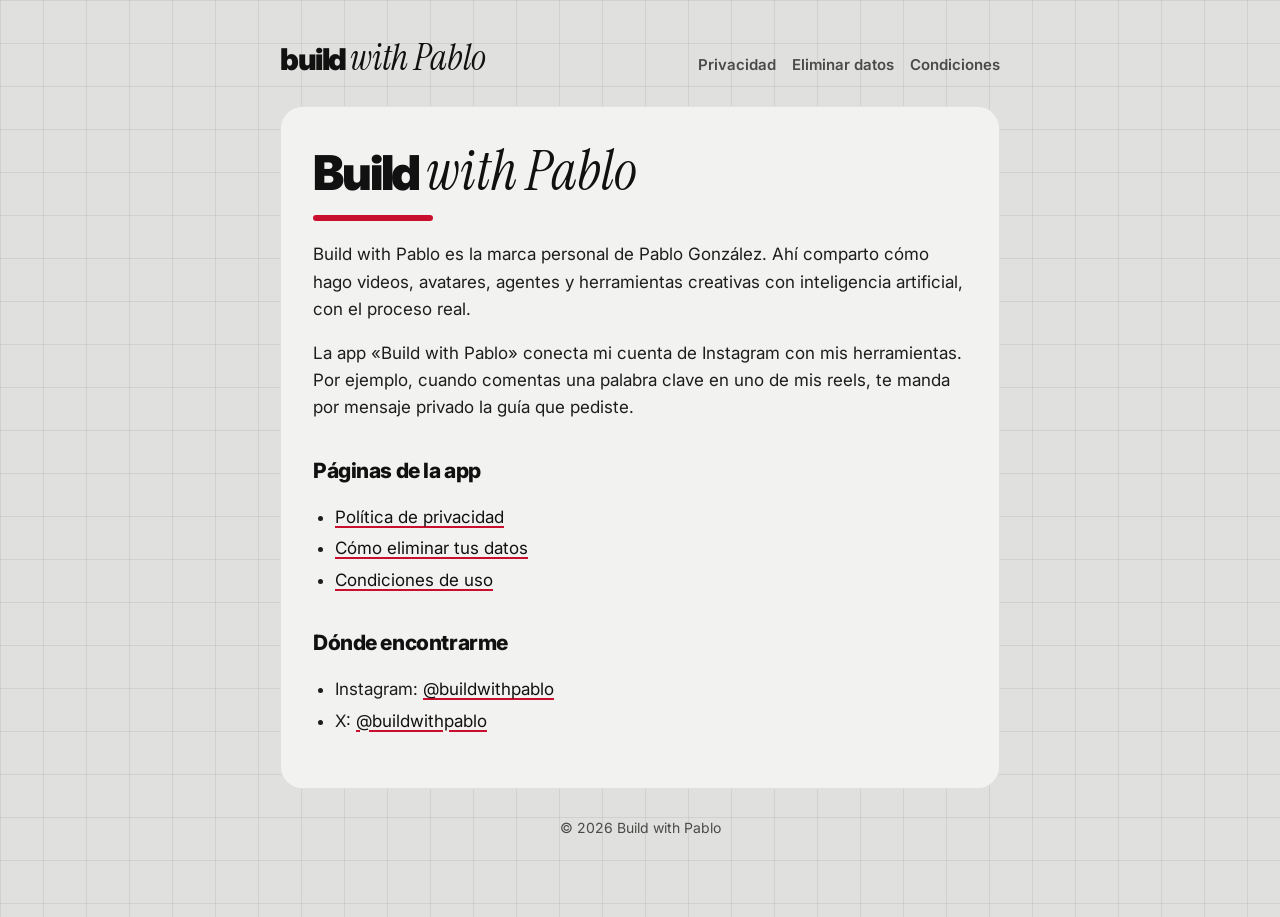
<file: index.html>
<!doctype html>
<html lang="es">
<head>
<meta charset="utf-8">
<meta name="viewport" content="width=device-width,initial-scale=1">
<title>Build with Pablo</title>
<meta name="description" content="Build with Pablo, la marca personal de Pablo González. Páginas de la app Build with Pablo.">
<link rel="icon" href="assets/icono-64.png">
<link rel="stylesheet" href="assets/estilo.css">
</head>
<body>
<div class="pagina">
<header class="cabecera">
<a class="marca" href="./">build <em>with Pablo</em></a>
<nav><a href="privacidad/">Privacidad</a><a href="eliminar-datos/">Eliminar datos</a><a href="terminos/">Condiciones</a></nav>
</header>
<main class="tarjeta">
<h1>Build <em>with Pablo</em></h1>
<div class="raya"></div>
<p>Build with Pablo es la marca personal de Pablo González. Ahí comparto cómo hago videos, avatares, agentes y herramientas creativas con inteligencia artificial, con el proceso real.</p>
<p>La app «Build with Pablo» conecta mi cuenta de Instagram con mis herramientas. Por ejemplo, cuando comentas una palabra clave en uno de mis reels, te manda por mensaje privado la guía que pediste.</p>
<h2>Páginas de la app</h2>
<ul>
<li><a href="privacidad/">Política de privacidad</a></li>
<li><a href="eliminar-datos/">Cómo eliminar tus datos</a></li>
<li><a href="terminos/">Condiciones de uso</a></li>
</ul>
<h2>Dónde encontrarme</h2>
<ul>
<li>Instagram: <a href="https://www.instagram.com/buildwithpablo/">@buildwithpablo</a></li>
<li>X: <a href="https://x.com/buildwithpablo">@buildwithpablo</a></li>
</ul>
</main>
<p class="pie">© 2026 Build with Pablo</p>
</div>
</body>
</html>
</file>
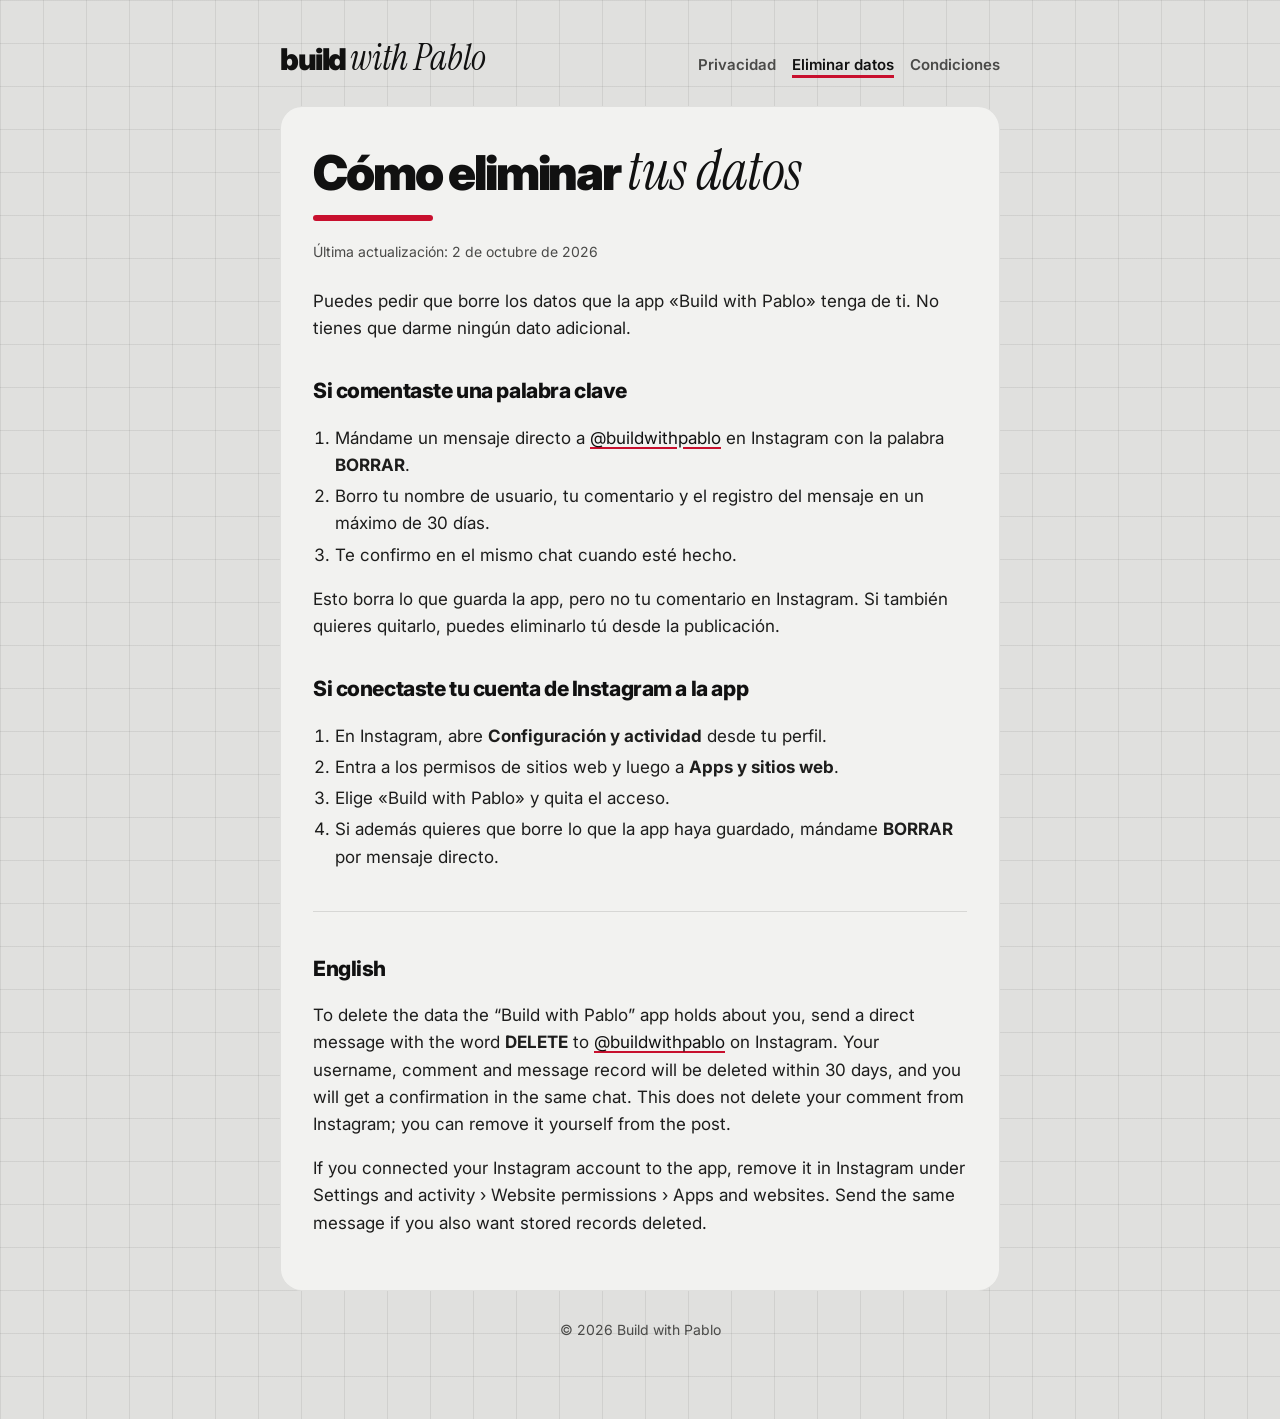
<file: eliminar-datos/index.html>
<!doctype html>
<html lang="es">
<head>
<meta charset="utf-8">
<meta name="viewport" content="width=device-width,initial-scale=1">
<title>Cómo eliminar tus datos · Build with Pablo</title>
<meta name="description" content="Cómo pedir que la app Build with Pablo borre tus datos.">
<link rel="icon" href="../assets/icono-64.png">
<link rel="stylesheet" href="../assets/estilo.css">
</head>
<body>
<div class="pagina">
<header class="cabecera">
<a class="marca" href="../">build <em>with Pablo</em></a>
<nav><a href="../privacidad/">Privacidad</a><a href="../eliminar-datos/" aria-current="page">Eliminar datos</a><a href="../terminos/">Condiciones</a></nav>
</header>
<main class="tarjeta">
<h1>Cómo eliminar <em>tus datos</em></h1>
<div class="raya"></div>
<p class="fecha">Última actualización: 2 de octubre de 2026</p>
<p>Puedes pedir que borre los datos que la app «Build with Pablo» tenga de ti. No tienes que darme ningún dato adicional.</p>

<h2>Si comentaste una palabra clave</h2>
<ol>
<li>Mándame un mensaje directo a <a href="https://www.instagram.com/buildwithpablo/">@buildwithpablo</a> en Instagram con la palabra <strong>BORRAR</strong>.</li>
<li>Borro tu nombre de usuario, tu comentario y el registro del mensaje en un máximo de 30 días.</li>
<li>Te confirmo en el mismo chat cuando esté hecho.</li>
</ol>
<p>Esto borra lo que guarda la app, pero no tu comentario en Instagram. Si también quieres quitarlo, puedes eliminarlo tú desde la publicación.</p>

<h2>Si conectaste tu cuenta de Instagram a la app</h2>
<ol>
<li>En Instagram, abre <strong>Configuración y actividad</strong> desde tu perfil.</li>
<li>Entra a los permisos de sitios web y luego a <strong>Apps y sitios web</strong>.</li>
<li>Elige «Build with Pablo» y quita el acceso.</li>
<li>Si además quieres que borre lo que la app haya guardado, mándame <strong>BORRAR</strong> por mensaje directo.</li>
</ol>

<section class="ingles" lang="en">
<h2>English</h2>
<p>To delete the data the “Build with Pablo” app holds about you, send a direct message with the word <strong>DELETE</strong> to <a href="https://www.instagram.com/buildwithpablo/">@buildwithpablo</a> on Instagram. Your username, comment and message record will be deleted within 30 days, and you will get a confirmation in the same chat. This does not delete your comment from Instagram; you can remove it yourself from the post.</p>
<p>If you connected your Instagram account to the app, remove it in Instagram under Settings and activity › Website permissions › Apps and websites. Send the same message if you also want stored records deleted.</p>
</section>
</main>
<p class="pie">© 2026 Build with Pablo</p>
</div>
</body>
</html>
</file>
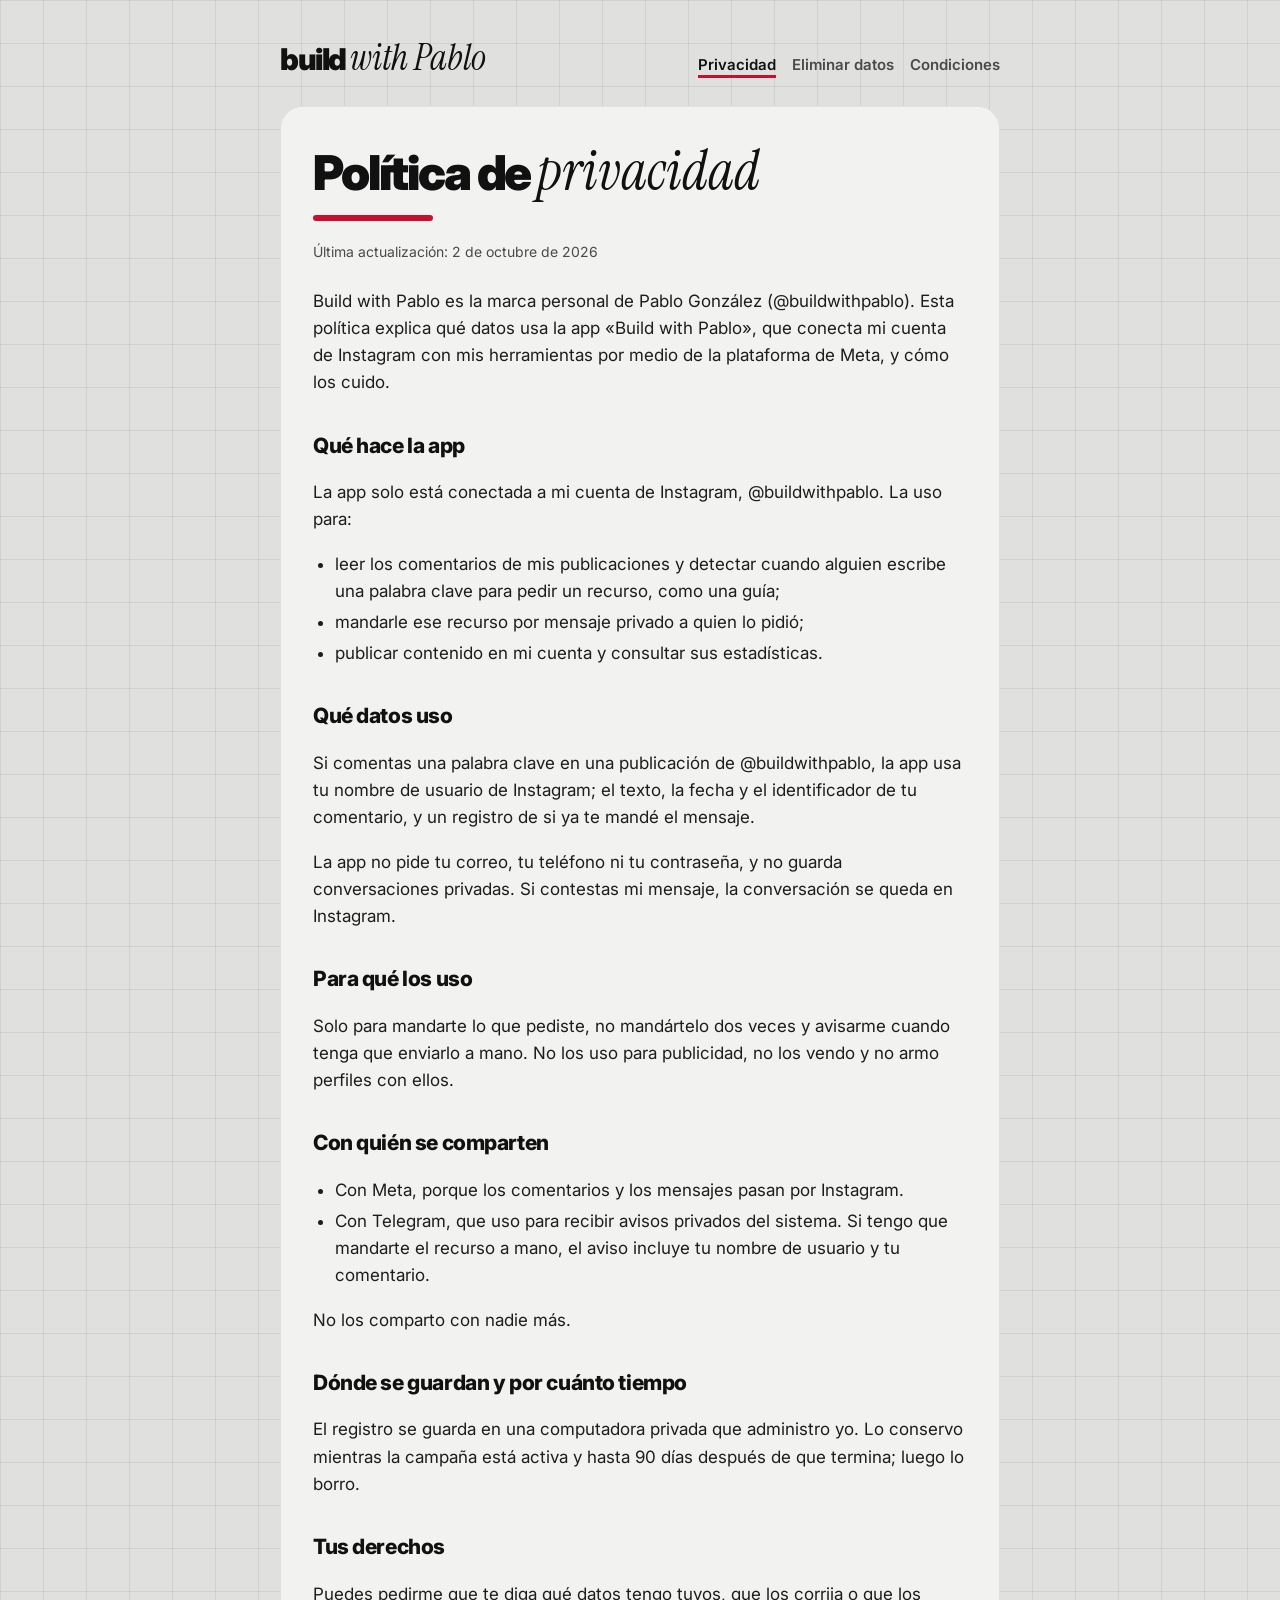
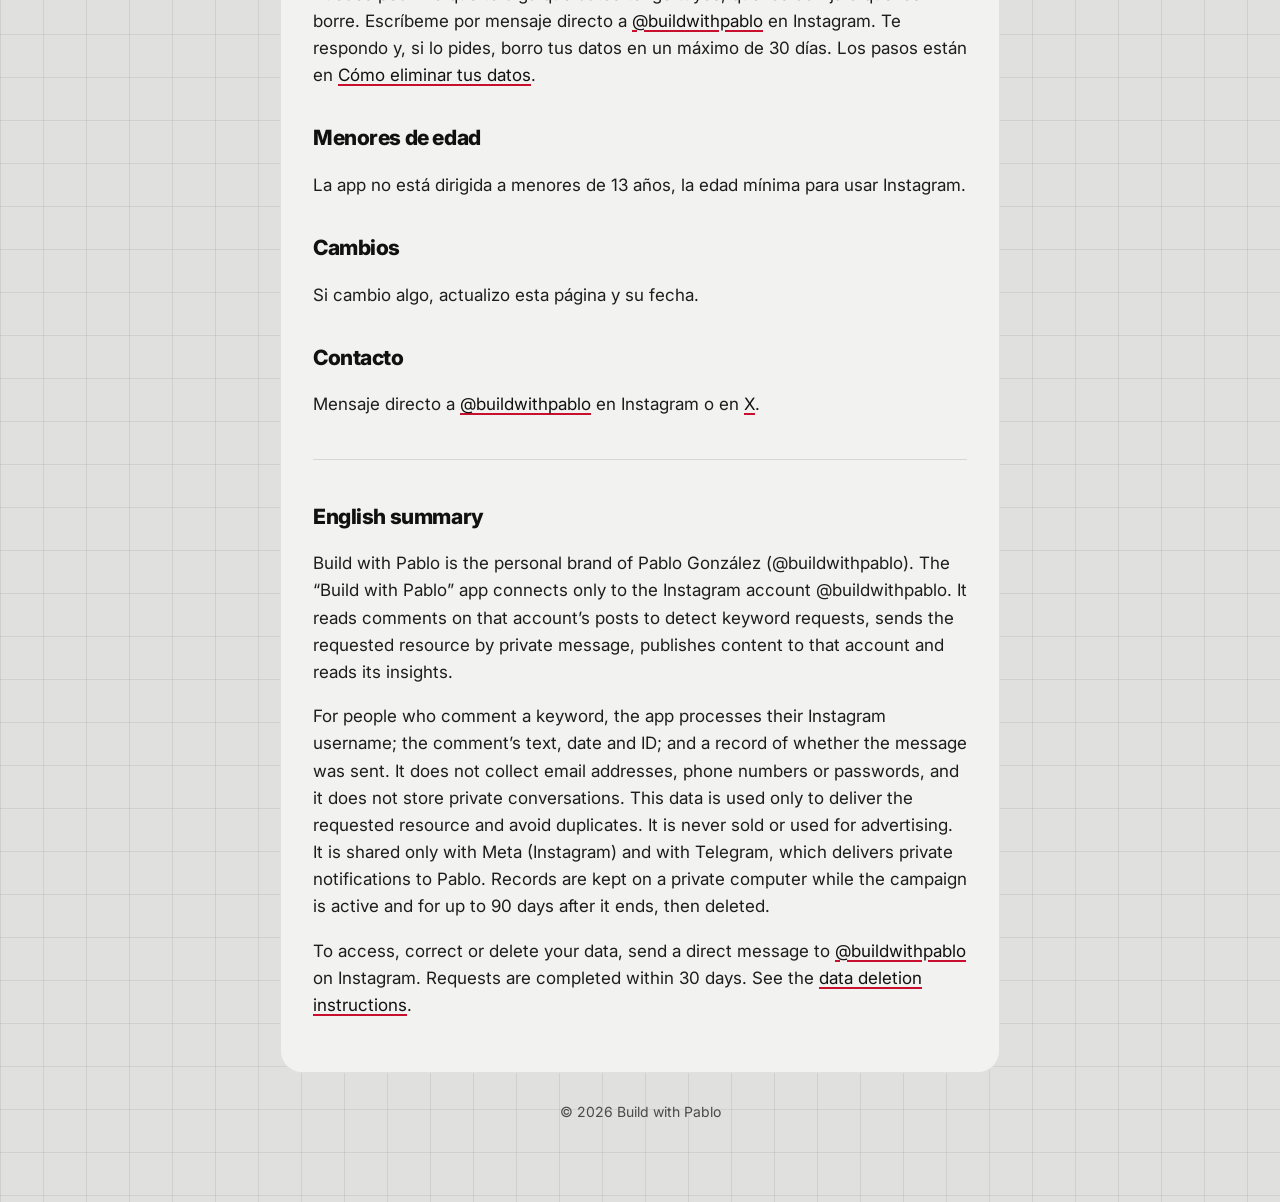
<file: privacidad/index.html>
<!doctype html>
<html lang="es">
<head>
<meta charset="utf-8">
<meta name="viewport" content="width=device-width,initial-scale=1">
<title>Política de privacidad · Build with Pablo</title>
<meta name="description" content="Qué datos usa la app Build with Pablo y cómo los cuida.">
<link rel="icon" href="../assets/icono-64.png">
<link rel="stylesheet" href="../assets/estilo.css">
</head>
<body>
<div class="pagina">
<header class="cabecera">
<a class="marca" href="../">build <em>with Pablo</em></a>
<nav><a href="../privacidad/" aria-current="page">Privacidad</a><a href="../eliminar-datos/">Eliminar datos</a><a href="../terminos/">Condiciones</a></nav>
</header>
<main class="tarjeta">
<h1>Política de <em>privacidad</em></h1>
<div class="raya"></div>
<p class="fecha">Última actualización: 2 de octubre de 2026</p>
<p>Build with Pablo es la marca personal de Pablo González (@buildwithpablo). Esta política explica qué datos usa la app «Build with Pablo», que conecta mi cuenta de Instagram con mis herramientas por medio de la plataforma de Meta, y cómo los cuido.</p>

<h2>Qué hace la app</h2>
<p>La app solo está conectada a mi cuenta de Instagram, @buildwithpablo. La uso para:</p>
<ul>
<li>leer los comentarios de mis publicaciones y detectar cuando alguien escribe una palabra clave para pedir un recurso, como una guía;</li>
<li>mandarle ese recurso por mensaje privado a quien lo pidió;</li>
<li>publicar contenido en mi cuenta y consultar sus estadísticas.</li>
</ul>

<h2>Qué datos uso</h2>
<p>Si comentas una palabra clave en una publicación de @buildwithpablo, la app usa tu nombre de usuario de Instagram; el texto, la fecha y el identificador de tu comentario, y un registro de si ya te mandé el mensaje.</p>
<p>La app no pide tu correo, tu teléfono ni tu contraseña, y no guarda conversaciones privadas. Si contestas mi mensaje, la conversación se queda en Instagram.</p>

<h2>Para qué los uso</h2>
<p>Solo para mandarte lo que pediste, no mandártelo dos veces y avisarme cuando tenga que enviarlo a mano. No los uso para publicidad, no los vendo y no armo perfiles con ellos.</p>

<h2>Con quién se comparten</h2>
<ul>
<li>Con Meta, porque los comentarios y los mensajes pasan por Instagram.</li>
<li>Con Telegram, que uso para recibir avisos privados del sistema. Si tengo que mandarte el recurso a mano, el aviso incluye tu nombre de usuario y tu comentario.</li>
</ul>
<p>No los comparto con nadie más.</p>

<h2>Dónde se guardan y por cuánto tiempo</h2>
<p>El registro se guarda en una computadora privada que administro yo. Lo conservo mientras la campaña está activa y hasta 90 días después de que termina; luego lo borro.</p>

<h2>Tus derechos</h2>
<p>Puedes pedirme que te diga qué datos tengo tuyos, que los corrija o que los borre. Escríbeme por mensaje directo a <a href="https://www.instagram.com/buildwithpablo/">@buildwithpablo</a> en Instagram. Te respondo y, si lo pides, borro tus datos en un máximo de 30 días. Los pasos están en <a href="../eliminar-datos/">Cómo eliminar tus datos</a>.</p>

<h2>Menores de edad</h2>
<p>La app no está dirigida a menores de 13 años, la edad mínima para usar Instagram.</p>

<h2>Cambios</h2>
<p>Si cambio algo, actualizo esta página y su fecha.</p>

<h2>Contacto</h2>
<p>Mensaje directo a <a href="https://www.instagram.com/buildwithpablo/">@buildwithpablo</a> en Instagram o en <a href="https://x.com/buildwithpablo">X</a>.</p>

<section class="ingles" lang="en">
<h2>English summary</h2>
<p>Build with Pablo is the personal brand of Pablo González (@buildwithpablo). The “Build with Pablo” app connects only to the Instagram account @buildwithpablo. It reads comments on that account’s posts to detect keyword requests, sends the requested resource by private message, publishes content to that account and reads its insights.</p>
<p>For people who comment a keyword, the app processes their Instagram username; the comment’s text, date and ID; and a record of whether the message was sent. It does not collect email addresses, phone numbers or passwords, and it does not store private conversations. This data is used only to deliver the requested resource and avoid duplicates. It is never sold or used for advertising. It is shared only with Meta (Instagram) and with Telegram, which delivers private notifications to Pablo. Records are kept on a private computer while the campaign is active and for up to 90 days after it ends, then deleted.</p>
<p>To access, correct or delete your data, send a direct message to <a href="https://www.instagram.com/buildwithpablo/">@buildwithpablo</a> on Instagram. Requests are completed within 30 days. See the <a href="../eliminar-datos/">data deletion instructions</a>.</p>
</section>
</main>
<p class="pie">© 2026 Build with Pablo</p>
</div>
</body>
</html>
</file>
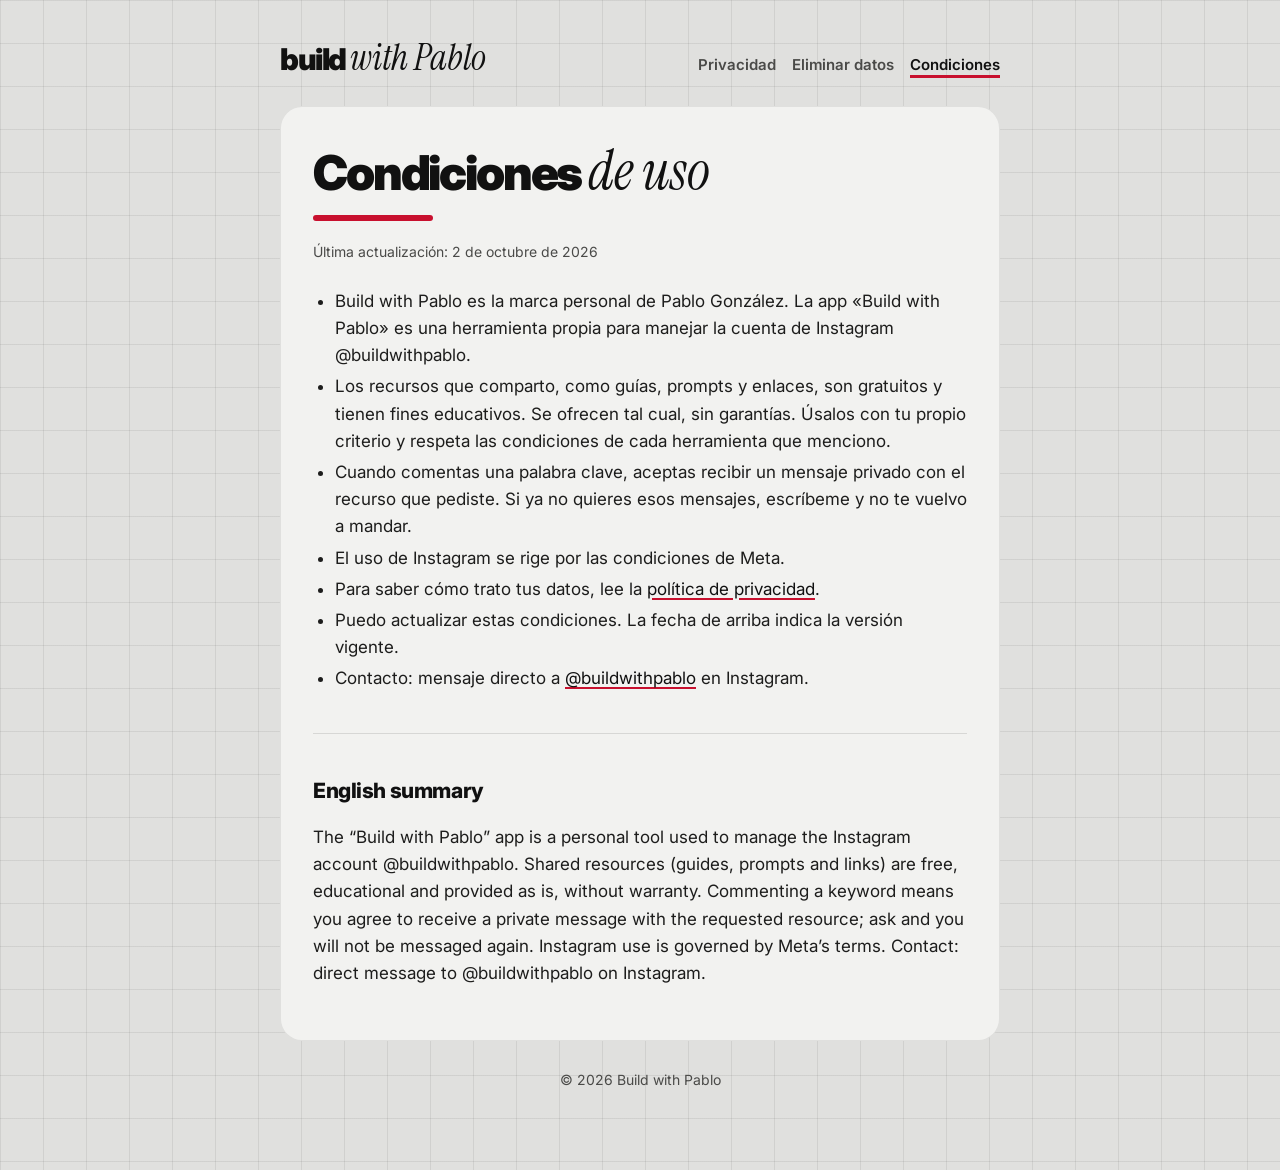
<file: terminos/index.html>
<!doctype html>
<html lang="es">
<head>
<meta charset="utf-8">
<meta name="viewport" content="width=device-width,initial-scale=1">
<title>Condiciones de uso · Build with Pablo</title>
<meta name="description" content="Condiciones de uso de la app Build with Pablo.">
<link rel="icon" href="../assets/icono-64.png">
<link rel="stylesheet" href="../assets/estilo.css">
</head>
<body>
<div class="pagina">
<header class="cabecera">
<a class="marca" href="../">build <em>with Pablo</em></a>
<nav><a href="../privacidad/">Privacidad</a><a href="../eliminar-datos/">Eliminar datos</a><a href="../terminos/" aria-current="page">Condiciones</a></nav>
</header>
<main class="tarjeta">
<h1>Condiciones <em>de uso</em></h1>
<div class="raya"></div>
<p class="fecha">Última actualización: 2 de octubre de 2026</p>
<ul>
<li>Build with Pablo es la marca personal de Pablo González. La app «Build with Pablo» es una herramienta propia para manejar la cuenta de Instagram @buildwithpablo.</li>
<li>Los recursos que comparto, como guías, prompts y enlaces, son gratuitos y tienen fines educativos. Se ofrecen tal cual, sin garantías. Úsalos con tu propio criterio y respeta las condiciones de cada herramienta que menciono.</li>
<li>Cuando comentas una palabra clave, aceptas recibir un mensaje privado con el recurso que pediste. Si ya no quieres esos mensajes, escríbeme y no te vuelvo a mandar.</li>
<li>El uso de Instagram se rige por las condiciones de Meta.</li>
<li>Para saber cómo trato tus datos, lee la <a href="../privacidad/">política de privacidad</a>.</li>
<li>Puedo actualizar estas condiciones. La fecha de arriba indica la versión vigente.</li>
<li>Contacto: mensaje directo a <a href="https://www.instagram.com/buildwithpablo/">@buildwithpablo</a> en Instagram.</li>
</ul>
<section class="ingles" lang="en">
<h2>English summary</h2>
<p>The “Build with Pablo” app is a personal tool used to manage the Instagram account @buildwithpablo. Shared resources (guides, prompts and links) are free, educational and provided as is, without warranty. Commenting a keyword means you agree to receive a private message with the requested resource; ask and you will not be messaged again. Instagram use is governed by Meta’s terms. Contact: direct message to @buildwithpablo on Instagram.</p>
</section>
</main>
<p class="pie">© 2026 Build with Pablo</p>
</div>
</body>
</html>
</file>
<file: assets/estilo.css>
@font-face{font-family:Inter;src:url(fonts/Inter-var.ttf) format('truetype');font-weight:100 900;font-style:normal;font-display:swap}
@font-face{font-family:'Instrument Serif';src:url(fonts/InstrumentSerif-Italic.ttf) format('truetype');font-weight:400;font-style:italic;font-display:swap}
:root{--papel:#e0e0de;--tinta:#111;--suave:#4a4a48;--rojo:#c8102e;--tarjeta:#f2f2f0;--linea:rgba(17,17,17,.075)}
*{box-sizing:border-box}
html{-webkit-text-size-adjust:100%}
body{margin:0;background-color:var(--papel);background-image:linear-gradient(var(--linea) 1.5px,transparent 1.5px),linear-gradient(90deg,var(--linea) 1.5px,transparent 1.5px);background-size:43px 43px;color:var(--tinta);font-family:Inter,system-ui,-apple-system,'Segoe UI',Roboto,sans-serif;font-size:17px;line-height:1.6}
.pagina{max-width:760px;margin:0 auto;padding:40px 20px 64px}
.cabecera{display:flex;flex-wrap:wrap;align-items:baseline;justify-content:space-between;gap:12px 24px;margin-bottom:28px}
.marca{color:var(--tinta);text-decoration:none;font-weight:900;font-size:30px;letter-spacing:-0.05em;line-height:1}
.marca em{font-family:'Instrument Serif',Georgia,serif;font-style:italic;font-weight:400;letter-spacing:-0.005em;font-size:1.2em}
nav a{color:var(--suave);text-decoration:none;font-weight:600;font-size:15px;margin-right:16px}
nav a:last-child{margin-right:0}
nav a[aria-current="page"],nav a:hover{color:var(--tinta);text-decoration:underline;text-decoration-color:var(--rojo);text-decoration-thickness:3px;text-underline-offset:5px}
.tarjeta{background:var(--tarjeta);border:1.5px solid rgba(17,17,17,.08);border-radius:22px;padding:36px 32px}
h1{font-weight:900;font-size:clamp(34px,6vw,48px);letter-spacing:-0.045em;line-height:1.02;margin:0}
h1 em{font-family:'Instrument Serif',Georgia,serif;font-style:italic;font-weight:400;letter-spacing:0;font-size:1.15em}
.raya{width:120px;height:6px;border-radius:3px;background:var(--rojo);margin:16px 0 20px}
.fecha{color:var(--suave);font-size:14px;margin:0 0 24px}
h2{font-weight:800;font-size:21px;letter-spacing:-0.02em;margin:32px 0 8px}
p,li{color:#1d1d1c}
ul,ol{padding-left:22px}
li{margin:4px 0}
a{color:var(--tinta);text-decoration-color:var(--rojo);text-decoration-thickness:2px;text-underline-offset:3px}
.ingles{margin-top:40px;padding-top:8px;border-top:1.5px solid rgba(17,17,17,.12)}
.pie{margin-top:28px;color:var(--suave);font-size:14px;text-align:center}
@media (max-width:520px){.tarjeta{padding:26px 20px}body{font-size:16px}}
</file>
